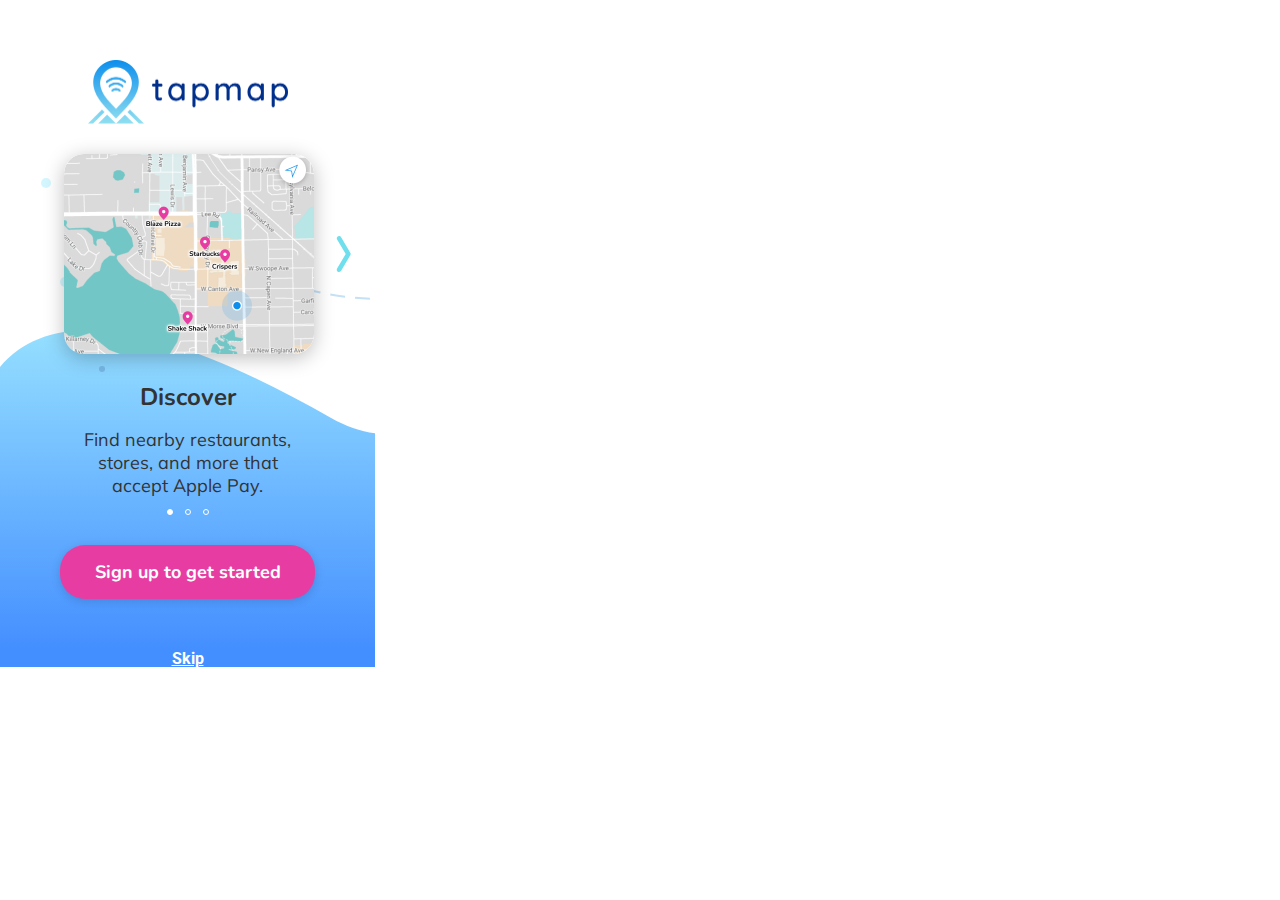
<file: index.html>
<!DOCTYPE html>
<html>
<head>
  <meta charset="utf-8"/>
  <meta http-equiv="X-UA-Compatible" content="IE=edge">
  <title>Onboarding-1</title>
  <meta name="viewport" content="width=device-width, initial-scale=1">
  <link rel="stylesheet" type="text/css" media="screen" href="styles/normalize.css"/>
  <link rel="stylesheet" type="text/css" media="screen" href="styles/global.css"/>
  <link rel="stylesheet" type="text/css" media="screen" href="styles/onboarding.css"/>
  <link href="https://fonts.googleapis.com/css?family=Muli:400,600,700|Nunito:300,400,600,700,800|Roboto:700" rel="stylesheet">
</head>
<body>
  <div class="background">
    <img src="assets/backgrounds/onboarding-1.svg" alt="">
  </div>

  <section class="content container">
    <div class="logo">
      <img src="assets/logos/color-large.png" alt="">
    </div>
    
    <div class="featured">
      <img src="assets/images/feature-onboarding-1.png" class="image image1" alt="">
      <img src="assets/icons/arrow-right.svg" class="arrow-right" alt="">
    </div>

    <div class="text-box container">
      <h2 class="heading">Discover</h2>
      <p class="description">Find nearby restaurants, stores, and more that accept Apple Pay.</p>
    </div>

    <div class="pagination container">
      <span class="dot" id="active"></span>
      <span class="dot"></span>
      <span class="dot"></span>
    </div>
    
    <a href="onboarding-2.html" class="sign-up-btn">Sign up to get started</a>
    <a href="#" class="skip-btn">Skip</a>
  </section>
</body>
</html>
</file>
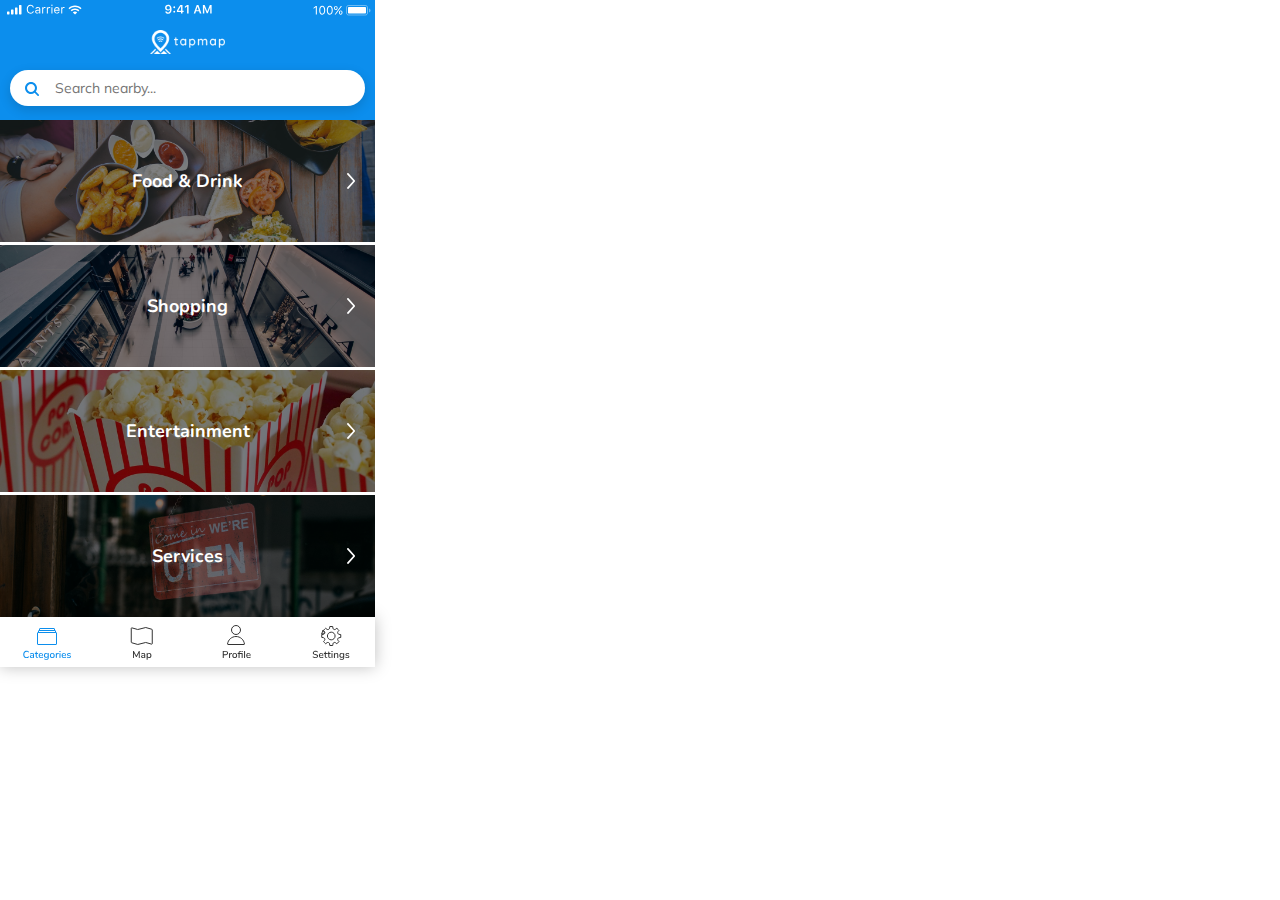
<file: categories.html>
<!DOCTYPE html>
<html>
<head>
  <meta charset="utf-8"/>
  <meta http-equiv="X-UA-Compatible" content="IE=edge">
  <title>Sign Up</title>
  <meta name="viewport" content="width=device-width, initial-scale=1">
  <link rel="stylesheet" type="text/css" media="screen" href="styles/normalize.css"/>
  <link rel="stylesheet" type="text/css" media="screen" href="styles/global.css"/>
  <link rel="stylesheet" type="text/css" media="screen" href="styles/categories.css"/>
  <link href="https://fonts.googleapis.com/css?family=Muli:400,600,700|Nunito:300,400,600,700,800|Roboto:700" rel="stylesheet">
</head>
<body>
  <section class="content container">
    <div class="status-bar"><img src="assets/status-bars/white.svg" alt=""></div>

    <div class="header-main">
      <img src="assets/logos/white-small.png" class="logo" alt="">
      <div class="search-bar">
        <img src="assets/icons/search.svg" class="search-icon" alt="">
        <input class="input" type="text" placeholder="Search nearby...">
      </div>
    </div>

    <div class="categories container">
      <a href="subcategories.html" class="category" style="background: url(assets/backgrounds/food.jpg) center / cover;">
        <span>Food & Drink</span>
        <img src="assets/icons/small-arrow-right.svg" class="arrow-right" alt="">
      </a>
      <a href="#" class="category" style="background: url(assets/backgrounds/mall.jpeg) center / cover;">
        <span>Shopping</span>
        <img src="assets/icons/small-arrow-right.svg" class="arrow-right" alt="">
      </a>
      <a href="#" class="category" style="background: url(assets/backgrounds/popcorn.jpg) center / cover;">
        <span>Entertainment</span>
        <img src="assets/icons/small-arrow-right.svg" class="arrow-right" alt="">
      </a>
      <a href="#" class="category" style="background: url(assets/backgrounds/wereopen.jpeg) center / cover;">
        <span>Services</span>
        <img src="assets/icons/small-arrow-right.svg" class="arrow-right" alt="">
      </a>
    </div>

    <div class="tab-bar">
      <a href="categories.html"><img src="assets/tab-bar-icons/categories-active.svg" class="tab-bar-icon" alt=""></a>
      <a href="#"><img src="assets/tab-bar-icons/map.svg" class="tab-bar-icon" alt=""></a>
      <a href="#"><img src="assets/tab-bar-icons/profile.svg" class="tab-bar-icon" alt=""></a>
      <a href="#"><img src="assets/tab-bar-icons/settings.svg" class="tab-bar-icon" alt=""></a>
    </div>
  </section>
</body>
</html>
</file>
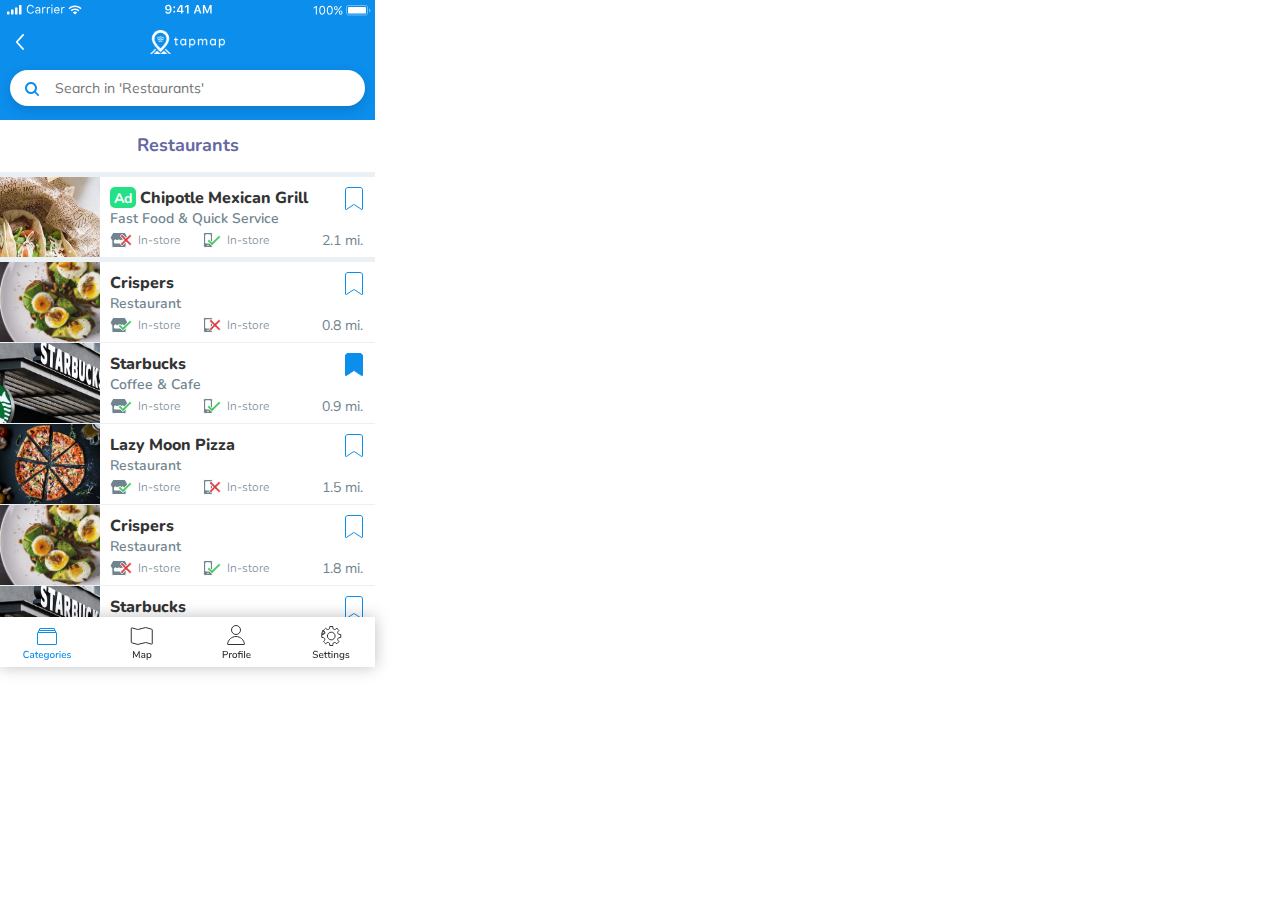
<file: list.html>
<!DOCTYPE html>
<html>
<head>
  <meta charset="utf-8"/>
  <meta http-equiv="X-UA-Compatible" content="IE=edge">
  <title>Results: List view</title>
  <meta name="viewport" content="width=device-width, initial-scale=1">
  <link rel="stylesheet" type="text/css" media="screen" href="styles/normalize.css"/>
  <link rel="stylesheet" type="text/css" media="screen" href="styles/global.css"/>
  <link rel="stylesheet" type="text/css" media="screen" href="styles/list.css"/>
  <link href="https://fonts.googleapis.com/css?family=Muli:400,600,700|Nunito:300,400,600,700,800|Roboto:700" rel="stylesheet">
</head>
<body>
  <section class="content container">
    <div class="status-bar"><img src="assets/status-bars/white.svg" alt=""></div>

    <div class="header-main">
      <img src="assets/logos/white-small.png" class="logo" alt="">
      <a href="javascript: history.go(-1)"><img src="assets/icons/small-arrow-left.svg" class="back-arrow" alt=""></a>
      <div class="search-bar">
        <img src="assets/icons/search.svg" class="search-icon" alt="">
        <input class="input" type="text" placeholder="Search in 'Restaurants'">
      </div>
    </div>

    <div class="subcategory header">
      <span style="color: #6467a3;">Restaurants</span>
    </div>

    <div class="results container">
      <a href="#" class="listing ad">
        <img src="assets/images/listings/chipotle.jpg" class="thumbnail" alt="">
        <div class="details-wrapper">
          <span class="ad-badge">Ad</span>
          <span class="name">Chipotle Mexican Grill</span>
          <span class="category">Fast Food & Quick Service</span>
          <div class="availability">
            <img src="assets/icons/list-item/store/false.svg" class="icon" alt="">
            <span class="text">In-store</span>
          </div>
          <div class="availability">
            <img src="assets/icons/list-item/mobile/true.svg" class="icon" alt="">
            <span class="text">In-store</span>
          </div>
          <img src="assets/icons/list-item/bookmark/false.svg" class="bookmark-false" alt="">
          <span class="distance">2.1 mi.</span>
        </div>
      </a>

      <a href="#" class="listing">
        <img src="assets/images/listings/sandwich.jpg" class="thumbnail" alt="">
        <div class="details-wrapper">
          <span class="name">Crispers</span>
          <span class="category">Restaurant</span>
          <div class="availability">
            <img src="assets/icons/list-item/store/true.svg" class="icon" alt="">
            <span class="text">In-store</span>
          </div>
          <div class="availability">
            <img src="assets/icons/list-item/mobile/false.svg" class="icon" alt="">
            <span class="text">In-store</span>
          </div>
          <img src="assets/icons/list-item/bookmark/false.svg" class="bookmark-false" alt="">
          <span class="distance">0.8 mi.</span>
        </div>
      </a>

      <a href="#" class="listing">
        <img src="assets/images/listings/starbucks.jpg" class="thumbnail" alt="">
        <div class="details-wrapper">
          <span class="name">Starbucks</span>
          <span class="category">Coffee & Cafe</span>
          <div class="availability">
            <img src="assets/icons/list-item/store/true.svg" class="icon" alt="">
            <span class="text">In-store</span>
          </div>
          <div class="availability">
            <img src="assets/icons/list-item/mobile/true.svg" class="icon" alt="">
            <span class="text">In-store</span>
          </div>
          <img src="assets/icons/list-item/bookmark/true.svg" class="bookmark-false" alt="">
          <span class="distance">0.9 mi.</span>
        </div>
      </a>

      <a href="#" class="listing">
        <img src="assets/images/listings/pizza.jpeg" class="thumbnail" alt="">
        <div class="details-wrapper">
          <span class="name">Lazy Moon Pizza</span>
          <span class="category">Restaurant</span>
          <div class="availability">
            <img src="assets/icons/list-item/store/true.svg" class="icon" alt="">
            <span class="text">In-store</span>
          </div>
          <div class="availability">
            <img src="assets/icons/list-item/mobile/false.svg" class="icon" alt="">
            <span class="text">In-store</span>
          </div>
          <img src="assets/icons/list-item/bookmark/false.svg" class="bookmark-false" alt="">
          <span class="distance">1.5 mi.</span>
        </div>
      </a>

      <a href="#" class="listing">
        <img src="assets/images/listings/sandwich.jpg" class="thumbnail" alt="">
        <div class="details-wrapper">
          <span class="name">Crispers</span>
          <span class="category">Restaurant</span>
          <div class="availability">
            <img src="assets/icons/list-item/store/false.svg" class="icon" alt="">
            <span class="text">In-store</span>
          </div>
          <div class="availability">
            <img src="assets/icons/list-item/mobile/true.svg" class="icon" alt="">
            <span class="text">In-store</span>
          </div>
          <img src="assets/icons/list-item/bookmark/false.svg" class="bookmark-false" alt="">
          <span class="distance">1.8 mi.</span>
        </div>
      </a>

      <a href="#" class="listing">
        <img src="assets/images/listings/starbucks.jpg" class="thumbnail" alt="">
        <div class="details-wrapper">
          <span class="name">Starbucks</span>
          <span class="category">Coffee & Cafe</span>
          <div class="availability">
            <img src="assets/icons/list-item/store/false.svg" class="icon" alt="">
            <span class="text">In-store</span>
          </div>
          <div class="availability">
            <img src="assets/icons/list-item/mobile/true.svg" class="icon" alt="">
            <span class="text">In-store</span>
          </div>
          <img src="assets/icons/list-item/bookmark/false.svg" class="bookmark-false" alt="">
          <span class="distance">2.3 mi.</span>
        </div>
      </a>
    </div>

    <div class="tab-bar">
      <a href="categories.html"><img src="assets/tab-bar-icons/categories-active.svg" class="tab-bar-icon" alt=""></a>
      <a href="#"><img src="assets/tab-bar-icons/map.svg" class="tab-bar-icon" alt=""></a>
      <a href="#"><img src="assets/tab-bar-icons/profile.svg" class="tab-bar-icon" alt=""></a>
      <a href="#"><img src="assets/tab-bar-icons/settings.svg" class="tab-bar-icon" alt=""></a>
    </div>
  </section>
</body>
</html>
</file>
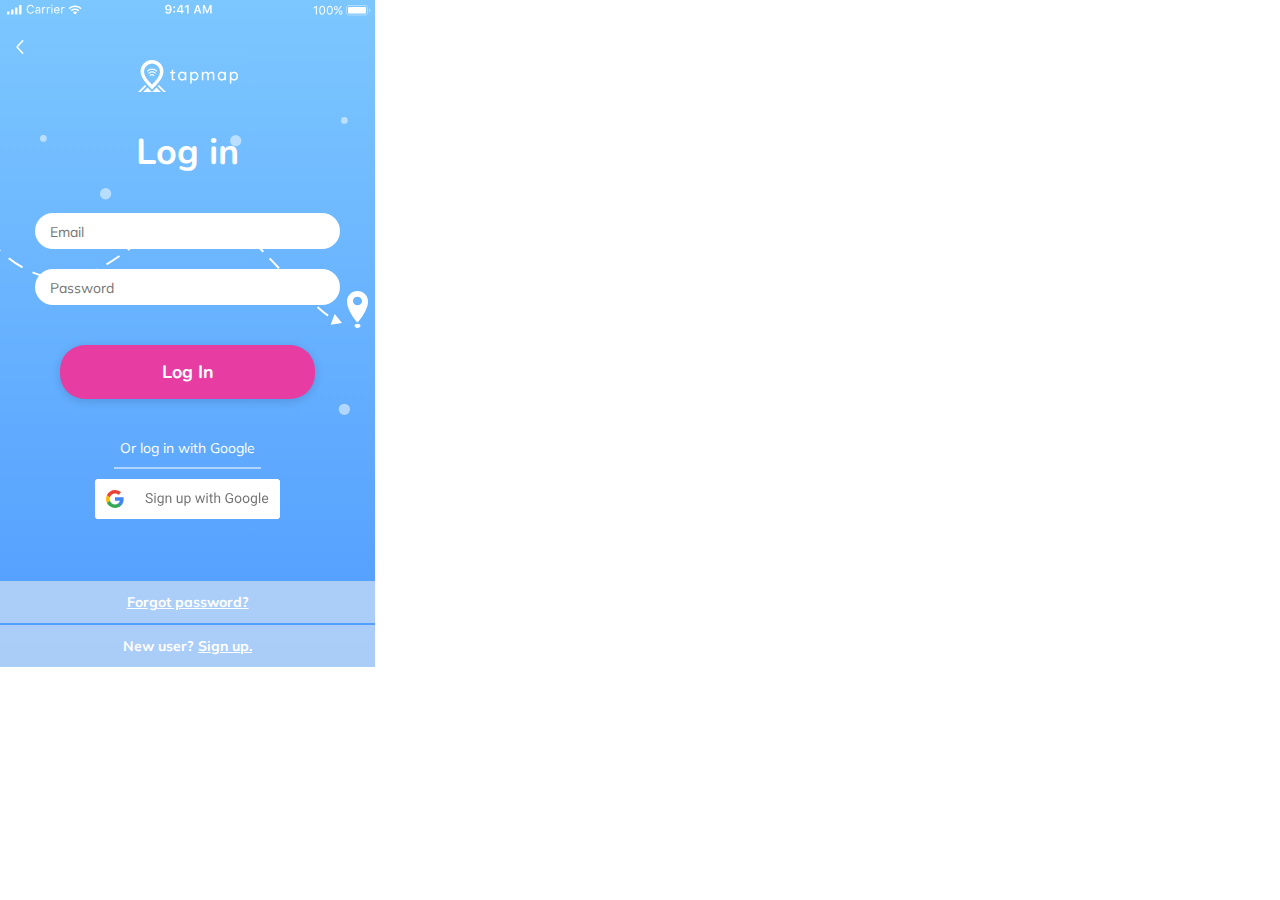
<file: log-in.html>
<!DOCTYPE html>
<html>
<head>
  <meta charset="utf-8"/>
  <meta http-equiv="X-UA-Compatible" content="IE=edge">
  <title>Sign Up</title>
  <meta name="viewport" content="width=device-width, initial-scale=1">
  <link rel="stylesheet" type="text/css" media="screen" href="styles/normalize.css"/>
  <link rel="stylesheet" type="text/css" media="screen" href="styles/global.css"/>
  <link rel="stylesheet" type="text/css" media="screen" href="styles/signup-login.css"/>
  <link href="https://fonts.googleapis.com/css?family=Muli:400,600,700|Nunito:300,400,600,700,800|Roboto:700" rel="stylesheet">
</head>
<body>
  <div class="background">
    <img src="assets/backgrounds/signup-login.svg" alt="">
  </div>

  <section class="content container">
    <div class="status-bar"><img src="assets/status-bars/white.svg" alt=""></div>
    
    <a href="javascript: history.go(-2)" class="back-arrow"><img src="assets/icons/back-arrow.svg" alt=""></a>

    <img src="assets/logos/white-small.png" class="logo" alt="">

    <div>
      <h1 class="heading">Log in</h1>
    </div>

    <div class="inputs container">
      <input class="email" type="text" placeholder="Email">
      <input class="password" type="password" placeholder="Password">
    </div>

    <div class="sign-up-buttons container">
      <a href="categories.html" class="sign-up-btn">Log In</a>
      <p>Or log in with Google</p>
      <hr>
      <a href="" class="google-signup"><img src="assets/buttons/google-signup.svg" alt=""></a>
    </div>

    <div class="additional-options container">
      <a href="#" class="log-in-option"><span>Forgot password?</span></a>
      <a href="sign-up.html" class="skip-option">New user? <span>Sign up.</span></a>
    </div>
  </section>
</body>
</html>
</file>
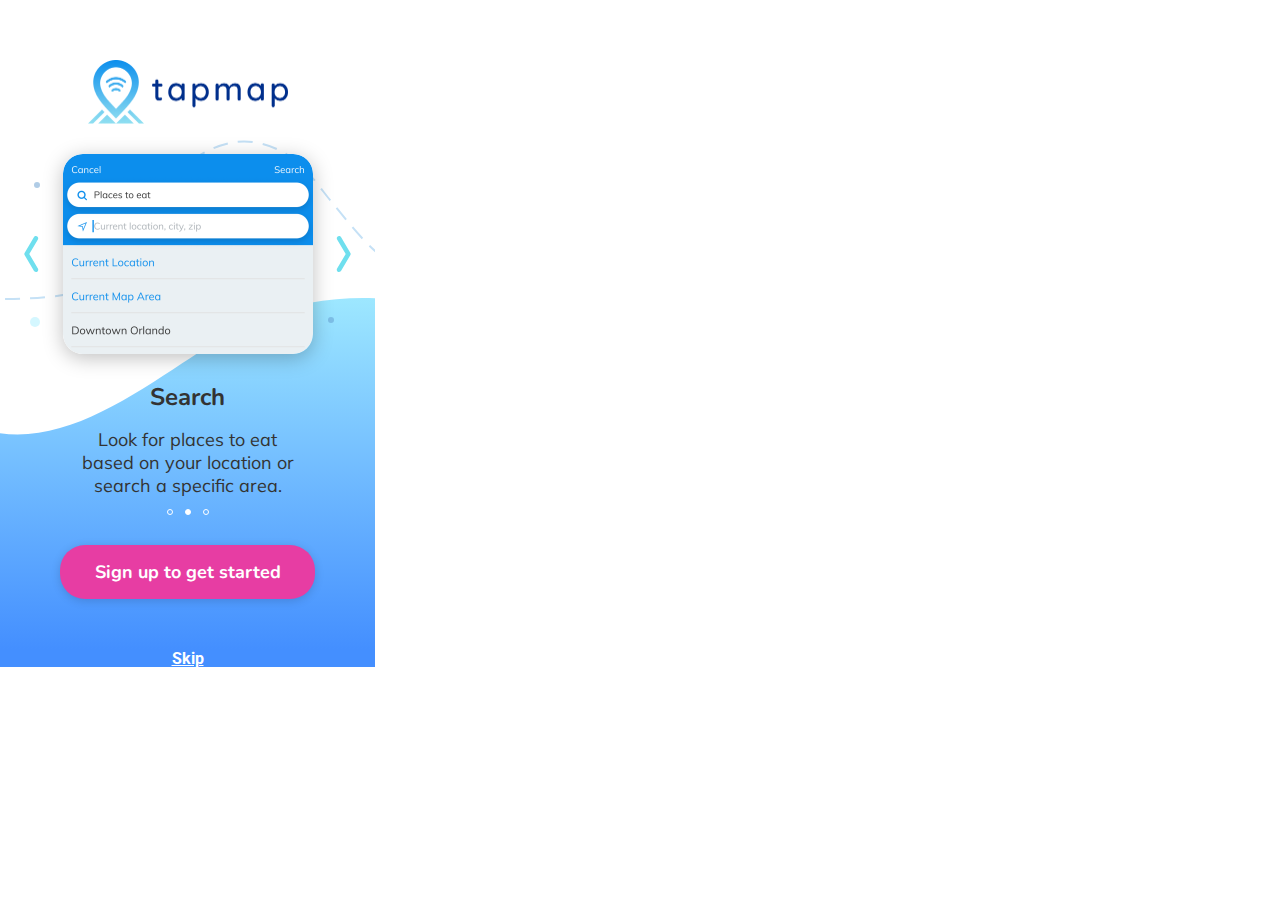
<file: onboarding-2.html>
<!DOCTYPE html>
<html>
<head>
  <meta charset="utf-8"/>
  <meta http-equiv="X-UA-Compatible" content="IE=edge">
  <title>Onboarding-2</title>
  <meta name="viewport" content="width=device-width, initial-scale=1">
  <link rel="stylesheet" type="text/css" media="screen" href="styles/normalize.css"/>
  <link rel="stylesheet" type="text/css" media="screen" href="styles/global.css"/>
  <link rel="stylesheet" type="text/css" media="screen" href="styles/onboarding.css"/>
  <link href="https://fonts.googleapis.com/css?family=Muli:400,600,700|Nunito:300,400,600,700,800|Roboto:700" rel="stylesheet">
</head>
<body>
  <div class="background">
    <img src="assets/backgrounds/onboarding-2.svg" alt="">
  </div>

  <section class="content container">
    <div class="logo">
      <img src="assets/logos/color-large.png" alt="">
    </div>
    
    <div class="featured">
      <img src="assets/icons/arrow-left.svg" class="arrow-left" alt="">
      <img src="assets/images/feature-onboarding-2.png" class="image image2" alt="">
      <img src="assets/icons/arrow-right.svg" class="arrow-right" alt="">
    </div>

    <div class="text-box container">
      <h2 class="heading">Search</h2>
      <p class="description">Look for places to eat based on your location or search a specific area.</p>
    </div>

    <div class="pagination container">
      <span class="dot"></span>
      <span class="dot" id="active"></span>
      <span class="dot"></span>
    </div>
    
    <a href="onboarding-3.html" class="sign-up-btn">Sign up to get started</a>
    <a href="#" class="skip-btn">Skip</a>
  </section>
</body>
</html>
</file>
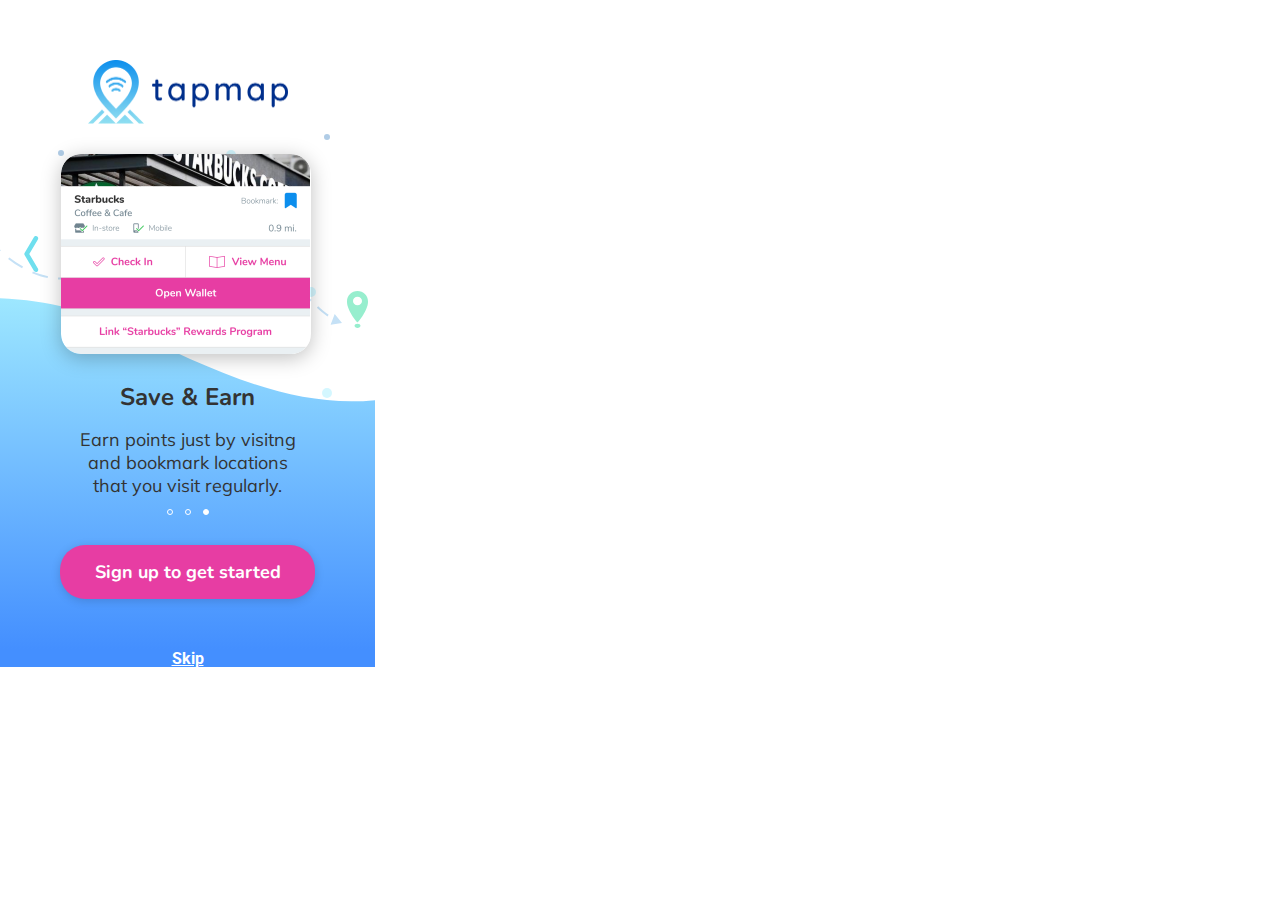
<file: onboarding-3.html>
<!DOCTYPE html>
<html>
<head>
  <meta charset="utf-8"/>
  <meta http-equiv="X-UA-Compatible" content="IE=edge">
  <title>Onboarding-3</title>
  <meta name="viewport" content="width=device-width, initial-scale=1">
  <link rel="stylesheet" type="text/css" media="screen" href="styles/normalize.css"/>
  <link rel="stylesheet" type="text/css" media="screen" href="styles/global.css"/>
  <link rel="stylesheet" type="text/css" media="screen" href="styles/onboarding.css"/>
  <link href="https://fonts.googleapis.com/css?family=Muli:400,600,700|Nunito:300,400,600,700,800|Roboto:700" rel="stylesheet">
</head>
<body>
  <div class="background">
    <img src="assets/backgrounds/onboarding-3.svg" alt="">
  </div>

  <section class="content container">
    <div class="logo">
      <img src="assets/logos/color-large.png" alt="">
    </div>
    
    <div class="featured">
      <img src="assets/icons/arrow-left.svg" class="arrow-left" alt="">
      <img src="assets/images/feature-onboarding-3.png" class="image image3" alt="">
    </div>

    <div class="text-box container">
      <h2 class="heading">Save & Earn</h2>
      <p class="description">Earn points just by visitng and bookmark locations that you visit regularly.</p>
    </div>

    <div class="pagination container">
      <span class="dot"></span>
      <span class="dot"></span>
      <span class="dot" id="active"></span>
    </div>
    
    <a href="index.html" class="sign-up-btn">Sign up to get started</a>
    <a href="#" class="skip-btn">Skip</a>
  </section>
</body>
</html>
</file>
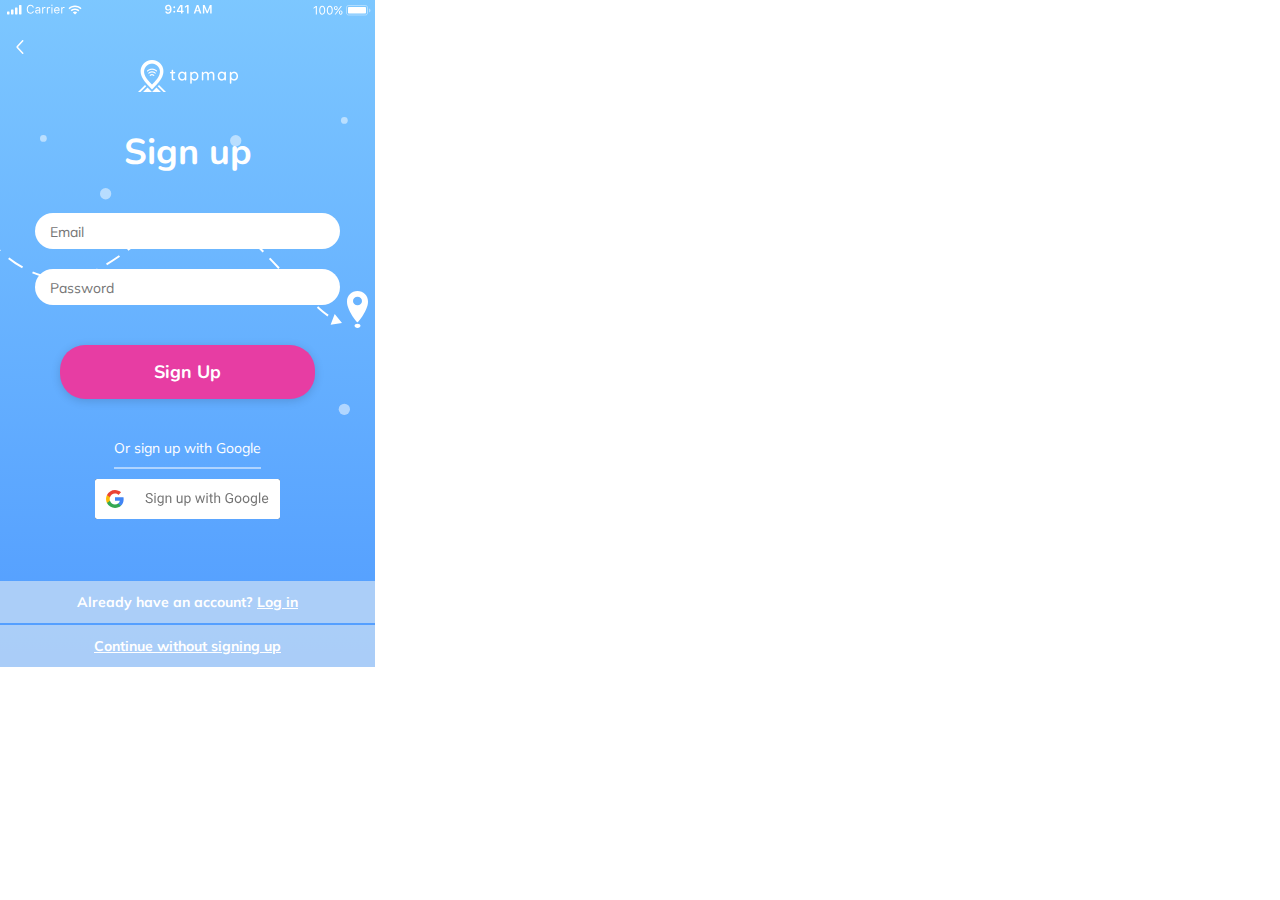
<file: sign-up.html>
<!DOCTYPE html>
<html>
<head>
  <meta charset="utf-8"/>
  <meta http-equiv="X-UA-Compatible" content="IE=edge">
  <title>Sign Up</title>
  <meta name="viewport" content="width=device-width, initial-scale=1">
  <link rel="stylesheet" type="text/css" media="screen" href="styles/normalize.css"/>
  <link rel="stylesheet" type="text/css" media="screen" href="styles/global.css"/>
  <link rel="stylesheet" type="text/css" media="screen" href="styles/signup-login.css"/>
  <link href="https://fonts.googleapis.com/css?family=Muli:400,600,700|Nunito:300,400,600,700,800|Roboto:700" rel="stylesheet">
</head>
<body>
  <div class="background">
    <img src="assets/backgrounds/signup-login.svg" alt="">
  </div>

  <section class="content container">
    <div class="status-bar"><img src="assets/status-bars/white.svg" alt=""></div>
    
    <a href="javascript: history.go(-1)" class="back-arrow"><img src="assets/icons/back-arrow.svg" alt=""></a>

    <img src="assets/logos/white-small.png" class="logo" alt="">

    <div>
      <h1 class="heading">Sign up</h1>
    </div>

    <div class="inputs container">
      <input class="email" type="text" placeholder="Email">
      <input class="password" type="password" placeholder="Password">
    </div>

    <div class="sign-up-buttons container">
      <a href="categories.html" class="sign-up-btn">Sign Up</a>
      <p>Or sign up with Google</p>
      <hr>
      <a href="" class="google-signup"><img src="assets/buttons/google-signup.svg" alt=""></a>
    </div>

    <div class="additional-options container">
      <a href="log-in.html" class="log-in-option">Already have an account? <span>Log in</span></a>
      <a href="categories.html" class="skip-option"><span>Continue without signing up</span></a>
    </div>
  </section>
</body>
</html>
</file>
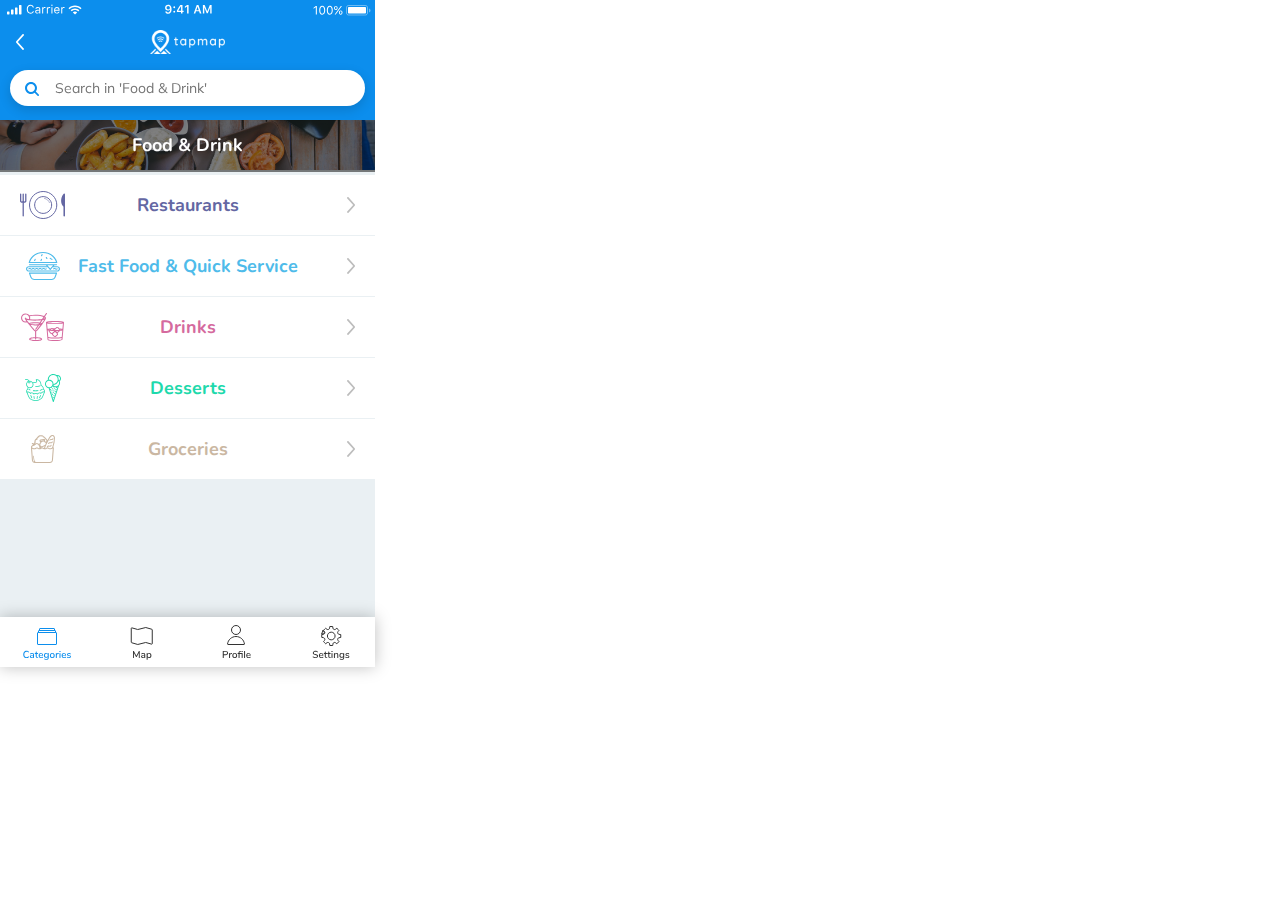
<file: subcategories.html>
<!DOCTYPE html>
<html>
<head>
  <meta charset="utf-8"/>
  <meta http-equiv="X-UA-Compatible" content="IE=edge">
  <title>Sign Up</title>
  <meta name="viewport" content="width=device-width, initial-scale=1">
  <link rel="stylesheet" type="text/css" media="screen" href="styles/normalize.css"/>
  <link rel="stylesheet" type="text/css" media="screen" href="styles/global.css"/>
  <link rel="stylesheet" type="text/css" media="screen" href="styles/subcategories.css"/>
  <link href="https://fonts.googleapis.com/css?family=Muli:400,600,700|Nunito:300,400,600,700,800|Roboto:700" rel="stylesheet">
</head>
<body>
  <section class="content container">
    <div class="status-bar"><img src="assets/status-bars/white.svg" alt=""></div>

    <div class="header-main">
      <img src="assets/logos/white-small.png" class="logo" alt="">
      <a href="javascript: history.go(-1)"><img src="assets/icons/small-arrow-left.svg" class="back-arrow" alt=""></a>
      <div class="search-bar">
        <img src="assets/icons/search.svg" class="search-icon" alt="">
        <input class="input" type="text" placeholder="Search in 'Food & Drink'">
      </div>
    </div>

    <div class="category header" style="background: url(assets/backgrounds/food.jpg) center / cover;">
      <span>Food & Drink</span>
    </div>

    <div class="subcategories container">
      <a href="list.html" class="subcategory">
        <img src="assets/icons/food/placesetting.svg" class="icon" alt="">
        <span style="color: #6467a3;">Restaurants</span>
        <img src="assets/icons/small-arrow-right-grey.svg" class="arrow-right-grey" alt="">
      </a>
      <a href="#" class="subcategory">
        <img src="assets/icons/food/hamburger.svg" class="icon" alt="">
        <span style="color: #4ebbea;">Fast Food & Quick Service</span>
        <img src="assets/icons/small-arrow-right-grey.svg" class="arrow-right-grey" alt="">
      </a>
      <a href="#" class="subcategory">
        <img src="assets/icons/food/drinks.svg" class="icon" alt="">
        <span style="color: #d56a9e;">Drinks</span>
        <img src="assets/icons/small-arrow-right-grey.svg" class="arrow-right-grey" alt="">
      </a>
      <a href="#" class="subcategory">
        <img src="assets/icons/food/desserts.svg" class="icon" alt="">
        <span style="color: #1ed9ac;">Desserts</span>
        <img src="assets/icons/small-arrow-right-grey.svg" class="arrow-right-grey" alt="">
      </a>
      <a href="#" class="subcategory">
        <img src="assets/icons/food/groceries.svg" class="icon" alt="">
        <span style="color: #cab7a2;">Groceries</span>
        <img src="assets/icons/small-arrow-right-grey.svg" class="arrow-right-grey" alt="">
      </a>
    </div>

    <div class="tab-bar">
      <a href="categories.html"><img src="assets/tab-bar-icons/categories-active.svg" class="tab-bar-icon" alt=""></a>
      <a href="#"><img src="assets/tab-bar-icons/map.svg" class="tab-bar-icon" alt=""></a>
      <a href="#"><img src="assets/tab-bar-icons/profile.svg" class="tab-bar-icon" alt=""></a>
      <a href="#"><img src="assets/tab-bar-icons/settings.svg" class="tab-bar-icon" alt=""></a>
    </div>
  </section>
</body>
</html>
</file>
<file: styles/global.css>
/*----------------------------------------
Global styles
----------------------------------------*/
html,
body {
  width: 375px;
  height: 667px;
  overflow-x: hidden;
  -moz-osx-font-smoothing: grayscale;
  -webkit-font-smoothing: antialiased;
}
.container {
  position: relative;
  margin-left: auto;
  margin-right: auto;
}
.container::before .container::after {
  content: " ";
  display: table;
}
.container::after {
  clear: both;
}
.wrapper{
  box-sizing: border-box;
}

/* Text */
h1 {
  font-family: 'Nunito', sans-serif;
  font-size: 36px;
}
h2 {
  font-family: 'Nunito', sans-serif;
  font-size: 24px;
}

/*----------------------------------------
Components
----------------------------------------*/
/* Status bar */
.status-bar {
  position: fixed;
  top: 0;
  height: 20px;
  z-index: 999;
}

/* Tab bar */
.tab-bar {
  position: fixed;
  top: 617px;
  display: flex;
  height: 50px;
  width: 375px;
  background-color: #fff;
  box-shadow: 0px 0px 15px rgba(0, 0, 0, 0.25);
  z-index: 999;
}

/* Header with search bar */
.header-main {
  position: fixed;
  display: block;
  width: 375px;
  background-color: #0c8eed;
  padding: 30px 0 14px;
  z-index: 2;
}
.header-main .logo {
  position: relative;
  display: block;
  width: 75px;
  height: 24px;
  margin: auto;
}
.header-main .back-arrow {
  position: absolute;
  display: block;
  top: 34px;
  left: 16px;
}
.header-main .search-bar {
  position: relative;
  display: flex;
  width: 355px;
  height: 36px;
  background-color: #fff;
  box-shadow: 0px 4px 12px rgba(0, 0, 0, 0.15);
  border-radius: 18px;
  margin: 16px auto 0;
}
.search-bar .search-icon {
  position: relative;
  display: inline;
  margin: 12px 0 auto 15px;
}
.search-bar .input {
  position: relative;
  width: 295px;
  height: 24px;
  font-family: 'Muli';
  font-style: normal;
  font-weight: normal;
  line-height: normal;
  font-size: 14px;
  color: #333;
  border-style: none;
  padding: 0;
  margin: auto;
}
</file>
<file: styles/onboarding.css>
/*----------------------------------------
Background
----------------------------------------*/
.background img {
  position: absolute;
  width: 375px;
  height: 667px;
  z-index: -1;
}

/*----------------------------------------
Content
----------------------------------------*/
.content {
  position: absolute;
  top: 0;
  width: 375px;
}
.logo img {
  position: relative;
  display: block;
  width: 200px;
  height: 64px;
  margin: 60px auto 30px;
}
.featured{
  display: flex;
}
.featured .image {
  position: relative;
  display: block;
  width: 250px;
  height: 200px;
  box-shadow: 0px 4px 20px rgba(0, 0, 0, 0.25);
  border-radius: 20px;
  margin: 0 22px 0 auto;
}
.featured .image1 {
  margin: 0 22px 0 auto;
}
.featured .image2 {
  margin: 0 auto;
}
.featured .image3 {
  margin: 0 auto 0 22px;
}
.featured .arrow-left {
  height: fit-content;
  margin: auto 0 auto 24px;
}
.featured .arrow-right {
  height: fit-content;
  margin: auto 24px auto 0;
}
.text-box {
  display: block;
  width: 225px;
  text-align: center;
  margin-top: 30px;
}
.heading {
  color: #333;
  margin: 0 auto 16px;
}
.description {
  font-family: 'Muli';
  font-style: normal;
  line-height: normal;
  font-size: 18px;
  color: #333;
  margin: 0;
}
.pagination {
  display: flex;
  width: 42px;
  height: 6px;
  margin-top: 12px;
  justify-content: space-between;
}
.dot {
  position: relative;
  display: block;
  width: 6px;
  height: 6px;
  border-radius: 3px;
  border: 1px solid #fff;
  box-sizing: border-box;
}
#active {
  width: 6px;
  height: 6px;
  border-radius: 3px;
  background-color: #fff;
}
.sign-up-btn {
  position: relative;
  display: block;
  width: 255px;
  font-family: 'Nunito';
  font-style: normal;
  font-weight: 700;
  line-height: normal;
  font-size: 18px;
  text-align: center;
  color: #fff;
  background: #e73da3;
  box-shadow: 0px 2px 10px rgba(0, 0, 0, 0.15);
  border-radius: 25px;
  padding: 15px 0;
  margin: 30px auto 0;
}
.skip-btn {
  position: relative;
  display: block;
  width: fit-content;
  font-family: 'Roboto';
  font-style: normal;
  font-weight: 700;
  line-height: normal;
  font-size: 16px;
  text-align: center;
  text-decoration: underline;
  color: #fff;
  margin: 50px auto 0;
}
</file>
<file: styles/categories.css>
/*----------------------------------------
Content
----------------------------------------*/
.content {
  position: absolute;
  top: 0;
  width: 375px;
  height: 667px;
}
.categories {
  position: relative;
  display: flex;
  top: 120px;
  width: 100%;
  height: 497px;
  flex-direction: column;
  justify-content: space-between;
}
.category {
  position: relative;
  display: flex;
  height: 122px;
  justify-content: center;
  align-items: center;
}
.category span {
  position: relative;
  display: block;
  width: 100%;
  height: auto;
  font-family: 'Nunito';
  font-weight: 700;
  font-size: 18px;
  text-align: center;
  color: #fff;
  background-color: rgba(0, 0, 0, 0.5);
  padding: 51px 0;
}
.category .arrow-right {
  position: absolute;
  display: block;
  right: 20px;
}
</file>
<file: styles/list.css>
/*----------------------------------------
Content
----------------------------------------*/
.content {
  position: absolute;
  top: 0;
  width: 375px;
  height: 667px;
  background: #eaf0f3;
}
.subcategory.header {
  position: fixed;
  display: flex;
  top: 120px;
  width: 375px;
  height: 50px;
  justify-content: center;
  align-items: center;
  z-index: 1;
}
.subcategory.header span {
  position: relative;
  display: block;
  width: 100%;
  height: auto;
  font-family: 'Nunito';
  font-style: normal;
  font-weight: bold;
  line-height: normal;
  font-size: 18px;
  text-align: center;
  background-color: #fff;
  padding: 15px 0;
}

/* Results wrapper */
.results {
  position: relative;
  display: block;
  overflow: scroll;
  top: 172px;
  width: 100%;
  height: 445px;
}

/* Listing wrapper */
.listing {
  position: relative;
  display: block;
  height: 80px;
  background-color: #fff;
  margin: 1px 0;
}
.listing.ad {
  margin: 5px 0;
}
.listing .thumbnail {
  position: absolute;
  display: block;
  width: 100px;
  height: 80px;
  object-fit: cover;
}
.listing .details-wrapper {
  position: absolute;
  display: block;
  left: 100px;
  width: 275px;
  height: 80px;
  box-sizing: border-box;
  padding: 10px 12px 10px 10px;
}
.listing .ad-badge {
  position: relative;
  display: inline-block;
  font-family: 'Nunito';
  font-style: normal;
  font-weight: 700;
  line-height: normal;
  font-size: 14px;
  text-align: center;
  color: #fff;
  background-color: #24e086;
  border-radius: 5px;
  padding: 2px 4px 0;
}
.listing .name {
  position: relative;
  display: inline-block;
  font-family: 'Nunito';
  font-style: normal;
  font-weight: 800;
  line-height: normal;
  font-size: 16px;
  color: #333;
}
.listing .category {
  position: relative;
  display: block;
  font-family: 'Nunito';
  font-style: normal;
  font-weight: 600;
  line-height: normal;
  font-size: 14px;
  color: #70848f;
}
.availability {
  position: relative;
  display: inline-flex;
  margin-top: 4px;
  margin-right: 16px;
}
.availability .text {
  font-family: 'Nunito';
  font-style: normal;
  font-weight: 300;
  line-height: normal;
  font-size: 12px;
  color: #70848f;
  margin-left: 5px;
}
.listing .bookmark-false {
  position: absolute;
  display: inline-block;
  top: 10px;
  right: 12px;
}
.listing .distance {
  position: absolute;
  display: inline-block;
  bottom: 8px;
  right: 12px;
  font-family: 'Muli';
  font-style: normal;
  font-weight: 400;
  line-height: normal;
  font-size: 14px;
  text-align: right;
  color: #70848F;
}
</file>
<file: styles/signup-login.css>
/*----------------------------------------
Background
----------------------------------------*/
.background img {
  position: absolute;
  width: 375px;
  height: 667px;
  z-index: -1;
}

/*----------------------------------------
Content
----------------------------------------*/
.content {
  position: absolute;
  top: 0;
  width: 375px;
  height: 667px;
}
.back-arrow {
  position: absolute;
  top: 40px;
  left: 16px;
}
.logo {
  position: relative;
  display: block;
  width: 100px;
  height: 32px;
  margin: 60px auto 40px;
}
.heading {
  position: relative;
  display: block;
  width: 375px;
  text-align: center;
  color: #fff;
  margin: auto;
}
.inputs {
  width: 305px;
  margin-top: 20px;
  margin-bottom: 40px;
}
.inputs .email {
  width: 275px;
  font-family: 'Muli';
  font-style: normal;
  font-weight: 400;
  line-height: normal;
  font-size: 14px;
  color: #333;
  background-color: #fff;
  border-style: none;
  border-radius: 20px;
  padding: 10px 15px 8px;
  margin-top: 20px;
}
.inputs .password {
  width: 275px;
  font-family: 'Muli';
  font-style: normal;
  font-weight: 400;
  line-height: normal;
  font-size: 14px;
  color: #333;
  background-color: #fff;
  border-style: none;
  border-radius: 20px;
  padding: 10px 15px 8px;
  margin-top: 20px;
}
.sign-up-btn {
  position: relative;
  display: block;
  width: 255px;
  font-family: 'Nunito';
  font-style: normal;
  font-weight: 700;
  line-height: normal;
  font-size: 18px;
  text-align: center;
  color: #fff;
  background: #e73da3;
  box-shadow: 0px 2px 10px rgba(0, 0, 0, 0.15);
  border-radius: 25px;
  padding: 15px 0;
  margin: 30px auto 0;
}
.sign-up-buttons p {
  font-family: 'Muli';
  font-style: normal;
  font-weight: 400;
  line-height: normal;
  font-size: 14px;
  text-align: center;
  color: #fff;
  margin: 40px auto 10px;
}
.sign-up-buttons hr {
  width: 145px;
  border: 0.5px solid rgba(255, 255, 255, 0.5);
  margin: 10px auto;
}
.google-signup,
.google-signup img {
  position: relative;
  display: block;
  width: 185px;
  margin: auto;
}
.additional-options {
  position: absolute;
  display: block;
  width: 100%;
  bottom: 0;
  font-family: 'Muli';
  font-style: normal;
  font-weight: 700;
  line-height: normal;
  font-size: 14px;
  text-align: center;
}
.log-in-option {
  display: block;
  background: rgba(193, 217, 246, 0.8);
  color: #fff;
  padding: 12px 0;
  margin-top: 2px;
}
.skip-option {
  display: block;
  background: rgba(193, 217, 246, 0.8);
  color: #fff;
  padding: 12px 0;
  margin-top: 2px;
}
.log-in-option span,
.skip-option span {
  text-decoration: underline;
}
</file>
<file: styles/subcategories.css>
/*----------------------------------------
Content
----------------------------------------*/
.content {
  position: absolute;
  top: 0;
  width: 375px;
  height: 667px;
  background: #eaf0f3;
}
.category.header {
  position: fixed;
  display: flex;
  top: 120px;
  width: 375px;
  height: 50px;
  justify-content: center;
  align-items: center;
  z-index: 1;
}
.category.header span {
  position: relative;
  display: block;
  width: 100%;
  height: auto;
  font-family: 'Nunito';
  font-style: normal;
  font-weight: 700;
  line-height: normal;
  font-size: 18px;
  text-align: center;
  color: #fff;
  background-color: rgba(0, 0, 0, 0.5);
  padding: 15px 0;
}
.subcategories {
  position: relative;
  display: flex;
  top: 175px;
  width: 100%;
  height: 304px;
  flex-direction: column;
  justify-content: space-between;
}
.subcategory {
  position: relative;
  display: flex;
  height: 60px;
  justify-content: center;
  align-items: center;
  background-color: #fff;
}
.subcategory .icon {
  position: absolute;
  display: block;
  left: 20px;
}
.subcategory span {
  position: relative;
  display: block;
  width: auto;
  height: fit-content;
  font-family: 'Nunito';
  font-style: normal;
  font-weight: 700;
  line-height: normal;
  font-size: 18px;
  text-align: center;
  color: #fff;
}
.subcategory .arrow-right-grey {
  position: absolute;
  display: block;
  right: 20px;
}
</file>
